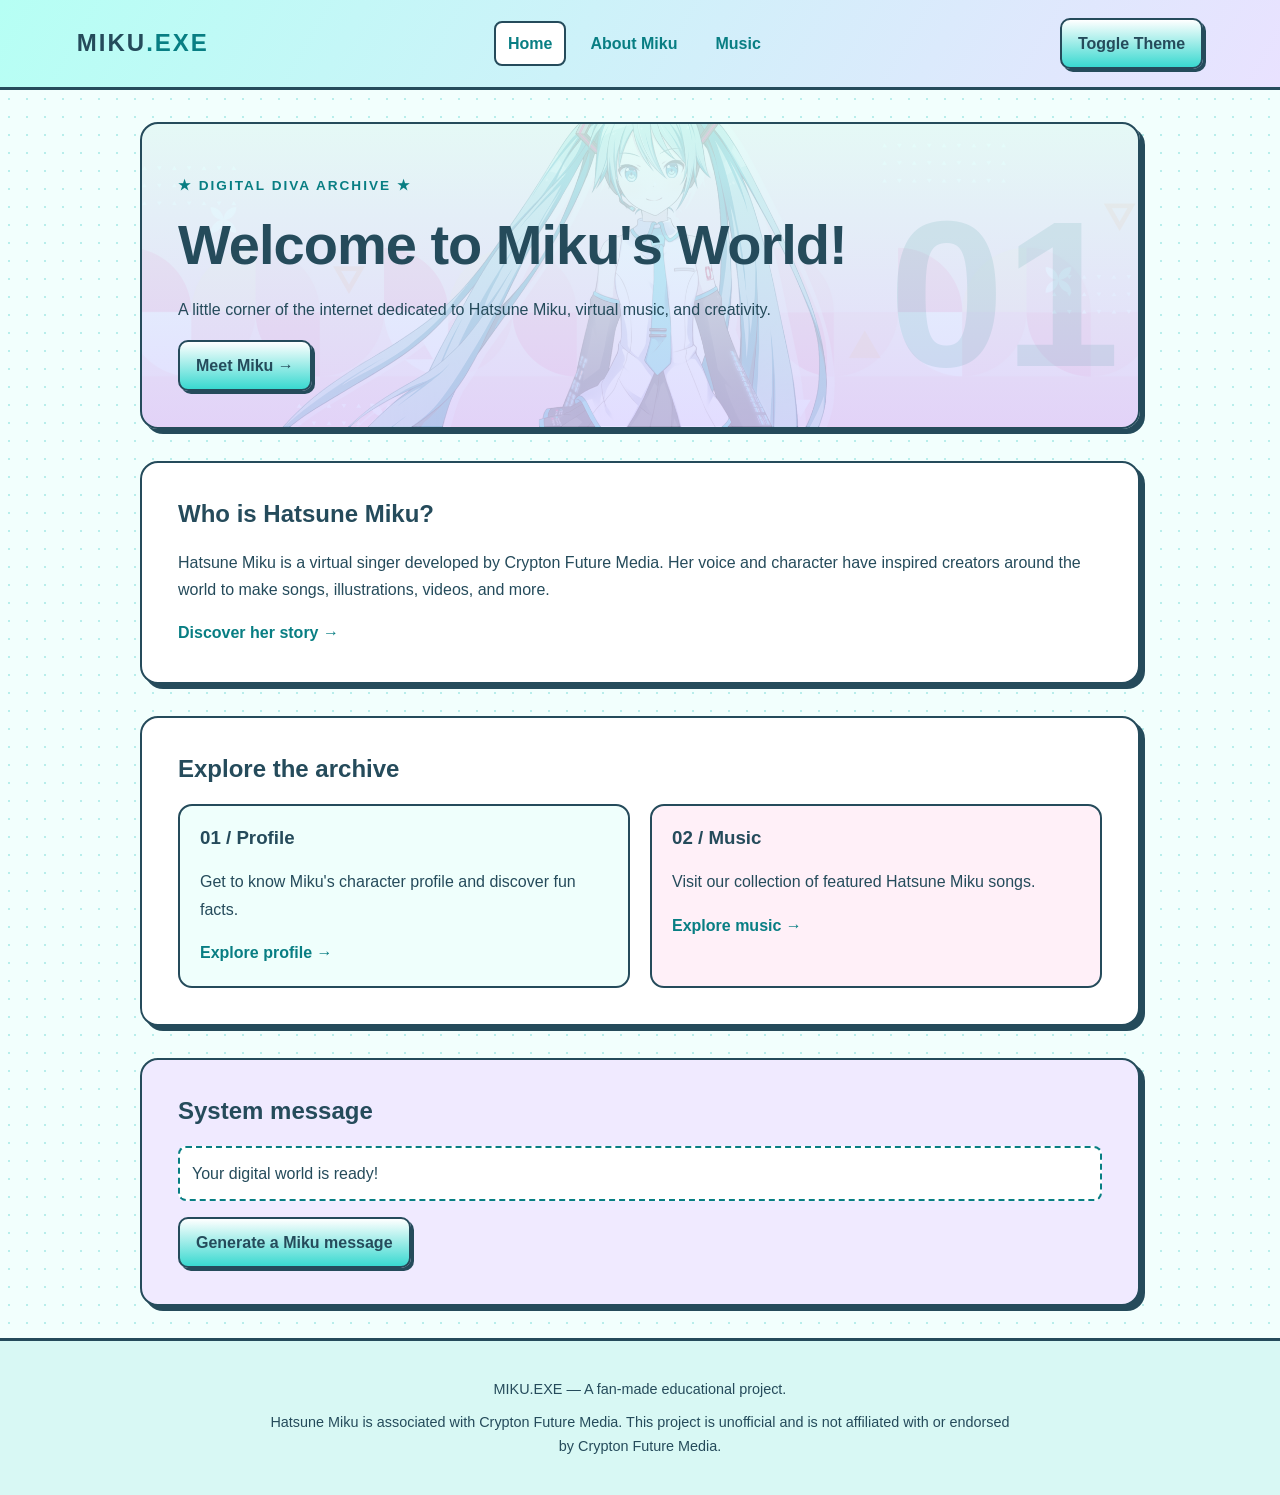
<file: index.html>
<!DOCTYPE html>
<html lang="en">
<head>
    <meta charset="UTF-8">
    <meta name="viewport" content="width=device-width, initial-scale=1.0">
    <meta name="description" content="A retro digital archive celebrating Hatsune Miku.">
    <title>MIKU.EXE | Digital Diva Archive</title>
    <link rel="stylesheet" href="style.css">
    <script src="script.js" defer></script>
</head>

<body>
    <header class="site-header">
        <a class="logo" href="index.html">MIKU<span>.EXE</span></a>
       
        <nav aria-label="Main navigation">
            <a href="index.html" aria-current="page">Home</a>
            <a href="about.html">About Miku</a>
            <a href="music.html">Music</a>
        </nav>

        <button id="theme-toggle" type="button">
            Toggle Theme
        </button>
    </header>

    <main>
        <section class="hero banner-home">
            <p class="eyebrow">★ DIGITAL DIVA ARCHIVE ★</p>

            <h1>Welcome to Miku's World!</h1>

            <p>
                A little corner of the internet dedicated to
                Hatsune Miku, virtual music, and creativity.
            </p>

            <a class="button-link" href="about.html">
                Meet Miku &rarr;
            </a>
        </section>

        <section class="intro">
            <h2>Who is Hatsune Miku?</h2>

            <p>
                Hatsune Miku is a virtual singer developed by
                Crypton Future Media. Her voice and character
                have inspired creators around the world to make
                songs, illustrations, videos, and more.
            </p>

            <a href="about.html">Discover her story →</a>
        </section>

        <section class="featured">
            <h2>Explore the archive</h2>

            <div class="card-grid">
                <article class="feature-card">
                    <h3>01 / Profile</h3>
                    <p>
                        Get to know Miku's character profile
                        and discover fun facts.
                    </p>
                    <a href="about.html">Explore profile →</a>
                </article>

                <article class="feature-card">
                    <h3>02 / Music</h3>
                    <p>
                        Visit our collection of featured
                        Hatsune Miku songs.
                    </p>
                    <a href="music.html">Explore music →</a>
                </article>
            </div>
        </section>

        <section class="interaction">
            <h2>System message</h2>
            <p id="system-message">
                Your digital world is ready!
            </p>

            <button id="surprise-button" type="button">
                Generate a Miku message
            </button>
        </section>
    </main>

    <footer>
        <p>
            MIKU.EXE — A fan-made educational project.
        </p>
        <p>
            Hatsune Miku is associated with Crypton Future Media.
            This project is unofficial and is not affiliated
            with or endorsed by Crypton Future Media.
        </p>
    </footer>
</body>
</html>
</file>
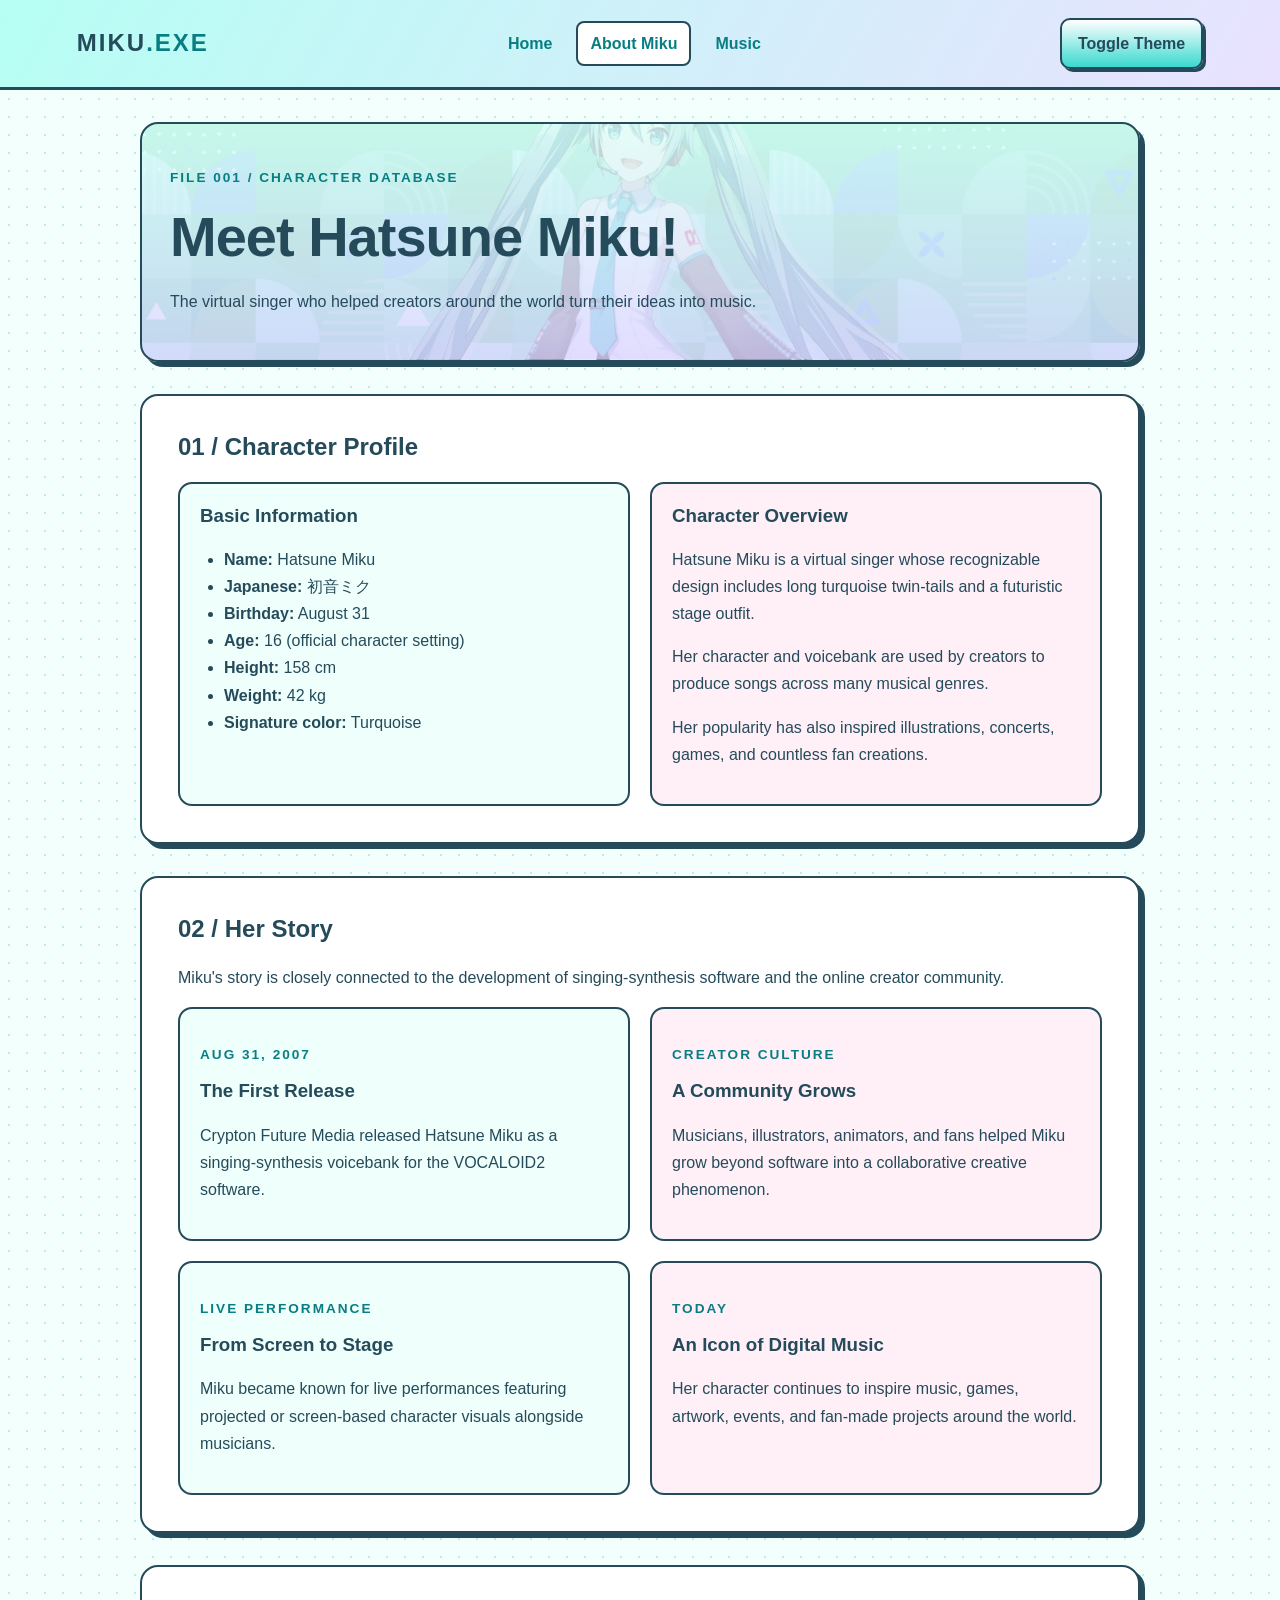
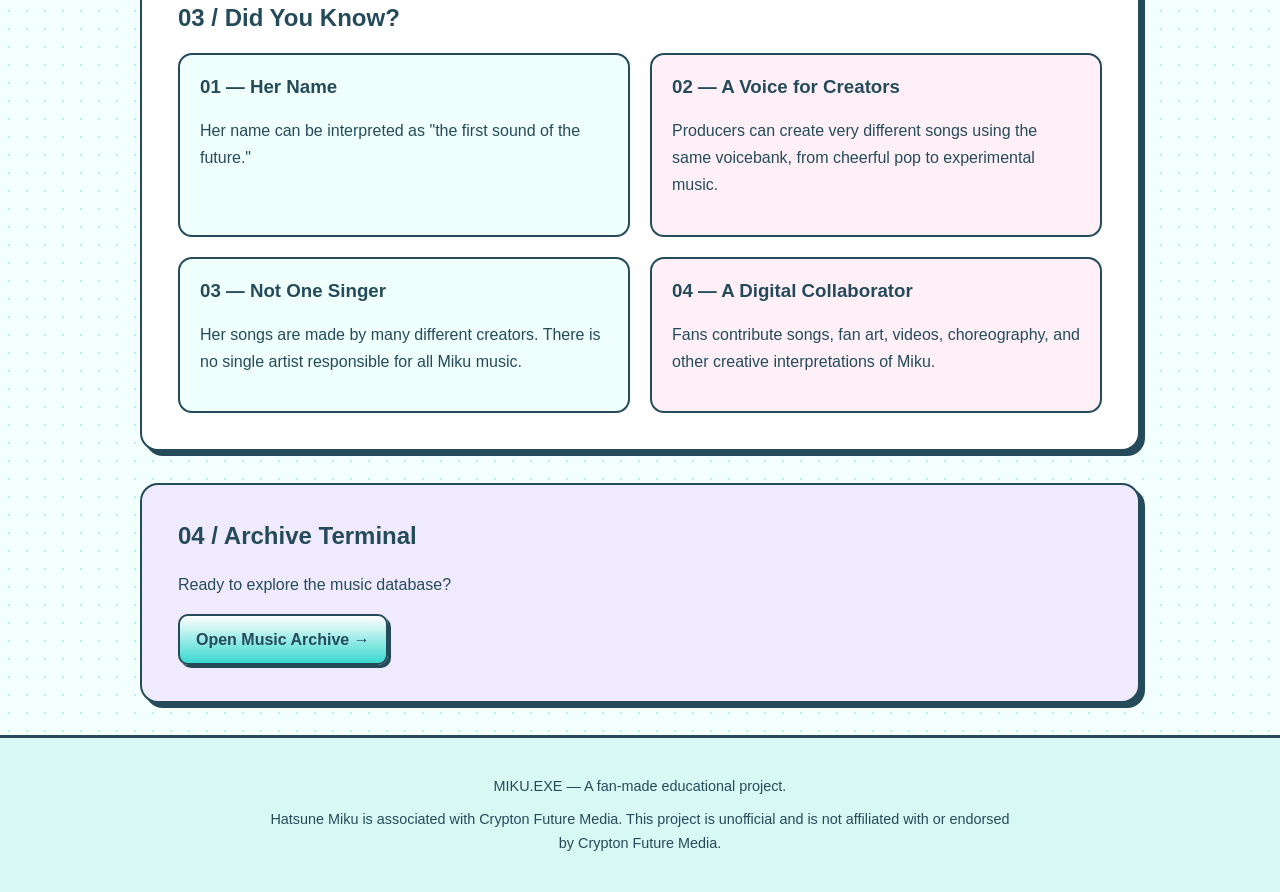
<file: about.html>
<!DOCTYPE html>
<html lang="en">
<head>
    <meta charset="UTF-8">
    <meta name="viewport" content="width=device-width, initial-scale=1.0">
    <meta name="description" content="Explore Hatsune Miku's profile, history, and fun facts.">
    <title>About Miku | MIKU.EXE</title>
    <link rel="stylesheet" href="style.css">
    <script src="script.js" defer></script>
</head>

<body>
    <header class="site-header">
        <a class="logo" href="index.html">MIKU<span>.EXE</span></a>

        <nav aria-label="Main navigation">
            <a href="index.html">Home</a>
            <a href="about.html" aria-current="page">About Miku</a>
            <a href="music.html">Music</a>
        </nav>

        <button id="theme-toggle" type="button">Toggle Theme</button>
    </header>

    <main>
        <section class="page-title banner-about">
            <p class="eyebrow">FILE 001 / CHARACTER DATABASE</p>
            <h1>Meet Hatsune Miku!</h1>
            <p>
                The virtual singer who helped creators around
                the world turn their ideas into music.
            </p>
        </section>

        <section>
            <h2>01 / Character Profile</h2>

            <div class="card-grid">
                <article class="feature-card">
                    <h3>Basic Information</h3>

                    <ul class="info-list">
                        <li><strong>Name:</strong> Hatsune Miku</li>
                        <li><strong>Japanese:</strong> 初音ミク</li>
                        <li><strong>Birthday:</strong> August 31</li>
                        <li><strong>Age:</strong> 16 (official character setting)</li>
                        <li><strong>Height:</strong> 158 cm</li>
                        <li><strong>Weight:</strong> 42 kg</li>
                        <li><strong>Signature color:</strong> Turquoise</li>
                    </ul>
                </article>

                <article class="feature-card">
                    <h3>Character Overview</h3>

                    <p>
                        Hatsune Miku is a virtual singer whose
                        recognizable design includes long
                        turquoise twin-tails and a futuristic
                        stage outfit.
                    </p>

                    <p>
                        Her character and voicebank are used
                        by creators to produce songs across
                        many musical genres.
                    </p>

                    <p>
                        Her popularity has also inspired
                        illustrations, concerts, games, and
                        countless fan creations.
                    </p>
                </article>
            </div>
        </section>

        <section>
            <h2>02 / Her Story</h2>
            <p>
                Miku's story is closely connected to the
                development of singing-synthesis software
                and the online creator community.
            </p>

            <div class="card-grid">
                <article class="feature-card">
                    <p class="eyebrow">AUG 31, 2007</p>
                    <h3>The First Release</h3>
                    <p>
                        Crypton Future Media released Hatsune
                        Miku as a singing-synthesis voicebank
                        for the VOCALOID2 software.
                    </p>
                </article>

                <article class="feature-card">
                    <p class="eyebrow">CREATOR CULTURE</p>
                    <h3>A Community Grows</h3>
                    <p>
                        Musicians, illustrators, animators,
                        and fans helped Miku grow beyond
                        software into a collaborative
                        creative phenomenon.
                    </p>
                </article>

                <article class="feature-card">
                    <p class="eyebrow">LIVE PERFORMANCE</p>
                    <h3>From Screen to Stage</h3>
                    <p>
                        Miku became known for live performances
                        featuring projected or screen-based
                        character visuals alongside musicians.
                    </p>
                </article>

                <article class="feature-card">
                    <p class="eyebrow">TODAY</p>
                    <h3>An Icon of Digital Music</h3>
                    <p>
                        Her character continues to inspire
                        music, games, artwork, events, and
                        fan-made projects around the world.
                    </p>
                </article>
            </div>
        </section>

        <section>
            <h2>03 / Did You Know?</h2>

            <div class="card-grid">
                <article class="feature-card">
                    <h3>01 — Her Name</h3>
                    <p>
                        Her name can be interpreted as
                        "the first sound of the future."
                    </p>
                </article>

                <article class="feature-card">
                    <h3>02 — A Voice for Creators</h3>
                    <p>
                        Producers can create very different
                        songs using the same voicebank,
                        from cheerful pop to experimental music.
                    </p>
                </article>

                <article class="feature-card">
                    <h3>03 — Not One Singer</h3>
                    <p>
                        Her songs are made by many different
                        creators. There is no single artist
                        responsible for all Miku music.
                    </p>
                </article>

                <article class="feature-card">
                    <h3>04 — A Digital Collaborator</h3>
                    <p>
                        Fans contribute songs, fan art,
                        videos, choreography, and other
                        creative interpretations of Miku.
                    </p>
                </article>
            </div>
        </section>

        <section class="interaction">
            <h2>04 / Archive Terminal</h2>
            <p>
                Ready to explore the music database?
            </p>
            <a class="button-link" href="music.html">
                Open Music Archive &rarr;
            </a>
        </section>
    </main>

    <footer>
        <p>MIKU.EXE — A fan-made educational project.</p>
        <p>
            Hatsune Miku is associated with Crypton Future Media.
            This project is unofficial and is not affiliated
            with or endorsed by Crypton Future Media.
        </p>
    </footer>
</body>
</html>
</file>
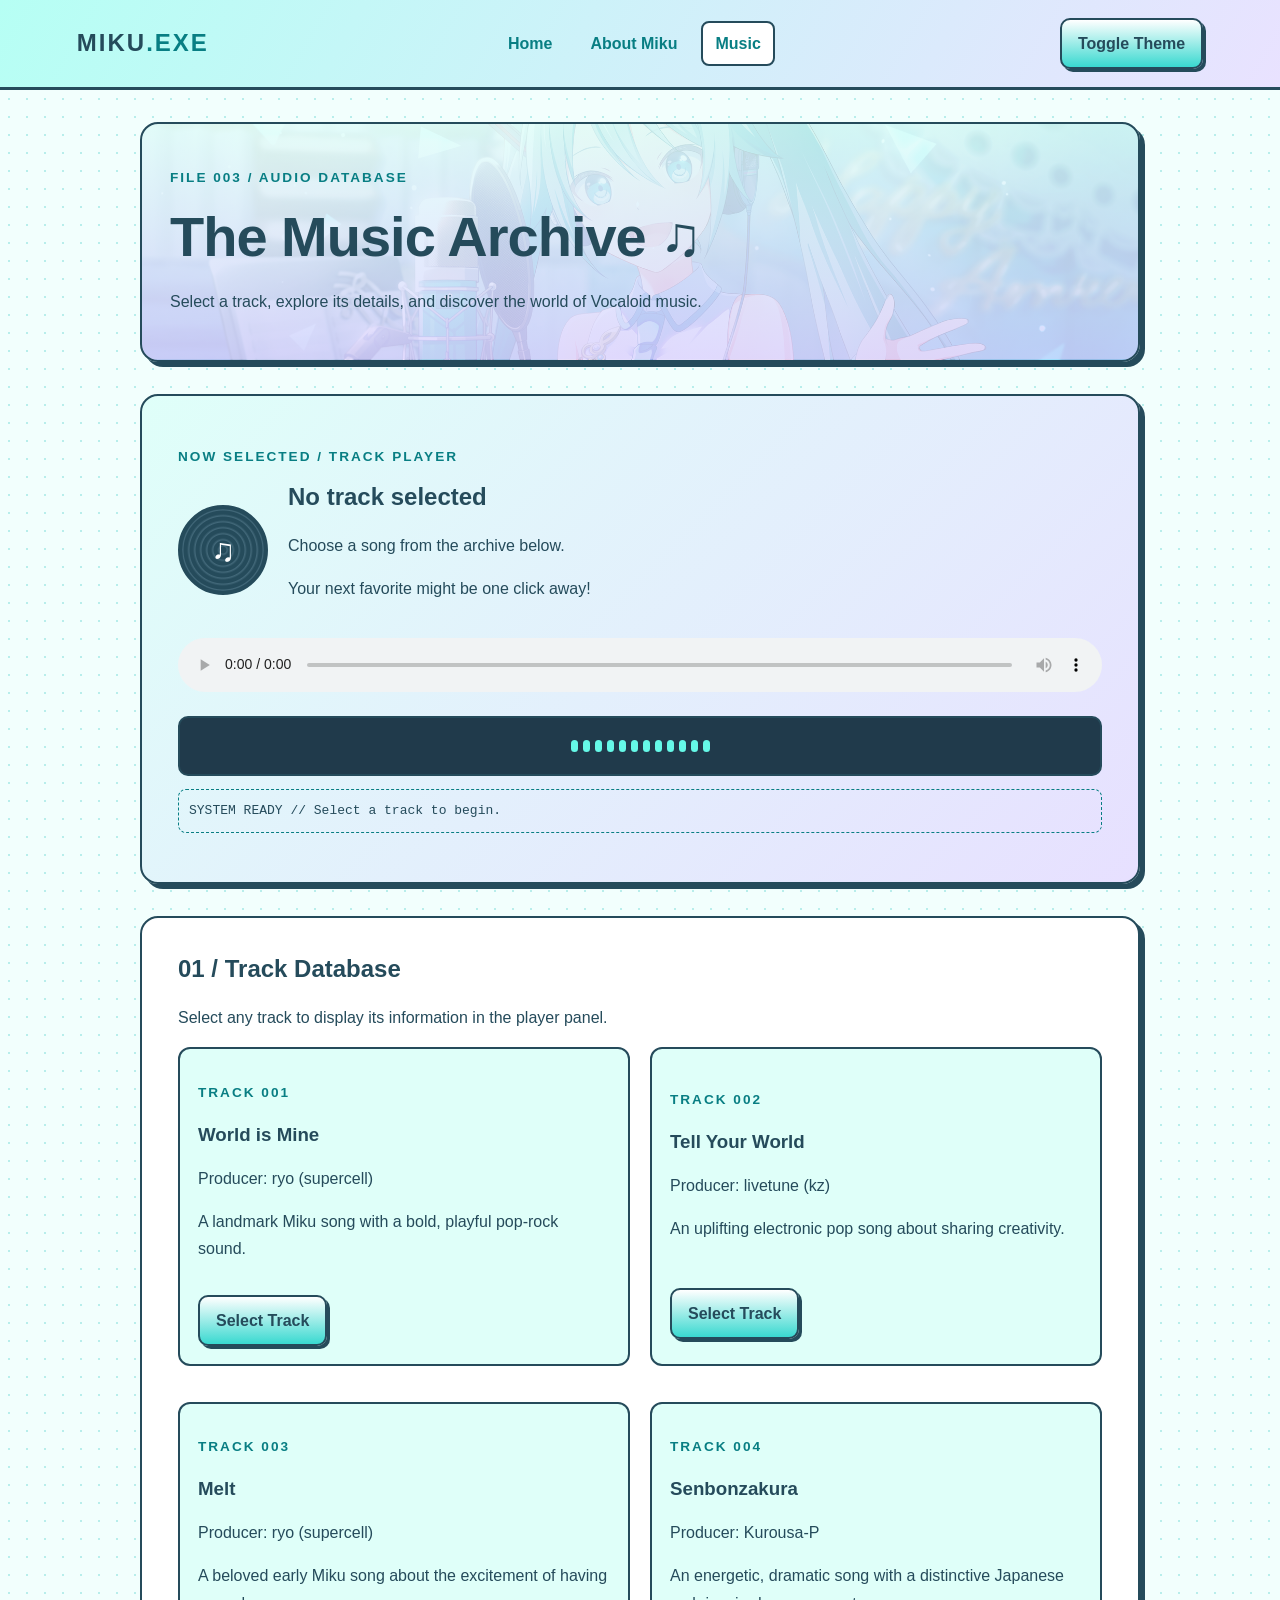
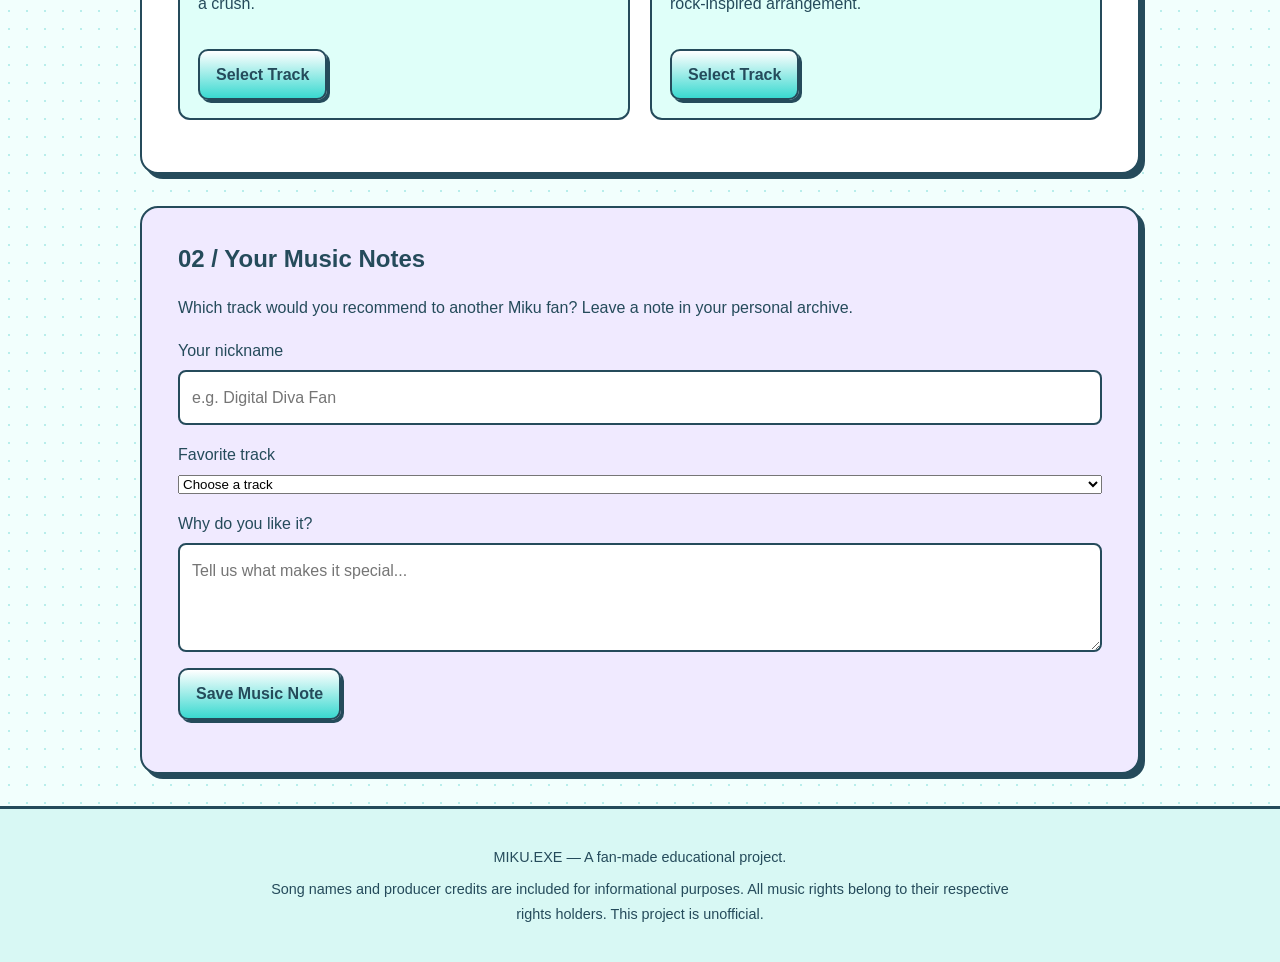
<file: music.html>
<!DOCTYPE html>
<html lang="en">
<head>
    <meta charset="UTF-8">
    <meta name="viewport" content="width=device-width, initial-scale=1.0">
    <meta name="description" content="Explore a curated collection of music featuring Hatsune Miku.">
    <title>Music Archive | MIKU.EXE</title>
    <link rel="stylesheet" href="style.css">
    <script src="script.js" defer></script>
</head>

<body>
    <header class="site-header">
        <a class="logo" href="index.html">MIKU<span>.EXE</span></a>
      
        <nav aria-label="Main navigation">
            <a href="index.html">Home</a>
            <a href="about.html">About Miku</a>
            <a href="music.html" aria-current="page">Music</a>
        </nav>

        <button id="theme-toggle" type="button">Toggle Theme</button>
    </header>

    <main>
        <section class="page-title banner-music">
            <p class="eyebrow">FILE 003 / AUDIO DATABASE</p>
            <h1>The Music Archive ♫</h1>
            <p>
                Select a track, explore its details,
                and discover the world of Vocaloid music.
            </p>
        </section>

        <section class="player-panel">
            <p class="eyebrow">NOW SELECTED / TRACK PLAYER</p>

            <div class="player-display">
                <div class="record-icon" aria-hidden="true">♫</div>

                <div>
                    <h2 id="now-playing">No track selected</h2>
                    <p id="track-artist">
                        Choose a song from the archive below.
                    </p>
                    <p id="track-description">
                        Your next favorite might be one click away!
                    </p>
                </div>
            </div>
            
            <audio id="audio-player" controls preload="metadata">
                Your browser does not support audio playback.
            </audio>

            <div class="visualizer" id="visualizer" aria-hidden="true">
                <span></span><span></span><span></span>
                <span></span><span></span><span></span>
                <span></span><span></span><span></span>
                <span></span><span></span><span></span>
            </div>

            <p id="player-status" role="status" aria-live="polite">
                SYSTEM READY // Select a track to begin.
            </p>
        </section>

        <section>
            <h2>01 / Track Database</h2>
            <p>
                Select any track to display its information
                in the player panel.
            </p>

            <div class="card-grid">
                <article class="song-card">
                    <div>
                        <p class="eyebrow">TRACK 001</p>
                        <h3>World is Mine</h3>
                        <p>Producer: ryo (supercell)</p>
                        <p>A landmark Miku song with a bold,
                           playful pop-rock sound.</p>
                    </div>

                    <button class="track-button"
                        type="button"
                        data-track="world">
                        Select Track
                    </button>
                </article>

                <article class="song-card">
                    <div>
                        <p class="eyebrow">TRACK 002</p>
                        <h3>Tell Your World</h3>
                        <p>Producer: livetune (kz)</p>
                        <p>An uplifting electronic pop song
                           about sharing creativity.</p>
                    </div>

                    <button class="track-button"
                        type="button"
                        data-track="tell">
                        Select Track
                    </button>
                </article>

                <article class="song-card">
                    <div>
                        <p class="eyebrow">TRACK 003</p>
                        <h3>Melt</h3>
                        <p>Producer: ryo (supercell)</p>
                        <p>A beloved early Miku song about
                           the excitement of having a crush.</p>
                    </div>

                    <button class="track-button"
                        type="button"
                        data-track="melt">
                        Select Track
                    </button>
                </article>

                <article class="song-card">
                    <div>
                        <p class="eyebrow">TRACK 004</p>
                        <h3>Senbonzakura</h3>
                        <p>Producer: Kurousa-P</p>
                        <p>An energetic, dramatic song
                           with a distinctive Japanese
                           rock-inspired arrangement.</p>
                    </div>

                    <button class="track-button"
                        type="button"
                        data-track="senbon">
                        Select Track
                    </button>
                </article>
            </div>
        </section>

        <section class="interaction">
            <h2>02 / Your Music Notes</h2>

            <p>
                Which track would you recommend to another
                Miku fan? Leave a note in your personal archive.
            </p>

            <form id="music-note-form">
                <div class="form-group">
                    <label for="visitor-name">Your nickname</label>
                    <input
                        id="visitor-name"
                        name="visitor-name"
                        type="text"
                        maxlength="30"
                        required
                        placeholder="e.g. Digital Diva Fan">
                </div>

                <div class="form-group">
                    <label for="favorite-track">Favorite track</label>
                    <select id="favorite-track"
                        name="favorite-track" required>
                        <option value="">Choose a track</option>
                        <option value="World is Mine">World is Mine</option>
                        <option value="Tell Your World">Tell Your World</option>
                        <option value="Melt">Melt</option>
                        <option value="Senbonzakura">Senbonzakura</option>
                    </select>
                </div>

                <div class="form-group">
                    <label for="music-reason">Why do you like it?</label>
                    <textarea
                        id="music-reason"
                        name="music-reason"
                        rows="3"
                        maxlength="250"
                        required
                        placeholder="Tell us what makes it special..."></textarea>
                </div>

                <button type="submit">Save Music Note</button>
            </form>

            <p id="note-status" role="status" aria-live="polite"></p>

            <div id="saved-notes" aria-live="polite"></div>
        </section>
    </main>

    <footer>
        <p>MIKU.EXE — A fan-made educational project.</p>
        <p>
            Song names and producer credits are included
            for informational purposes. All music rights
            belong to their respective rights holders.
            This project is unofficial.
        </p>
    </footer>
</body>
</html>
</file>
<file: style.css>
/* ========================================
   MIKU.EXE — RETRO VOCALOID WEB DESIGN
   ======================================== */

/* 1. Design variables */
:root {
    --cyan: #39d9d0;
    --cyan-dark: #087e83;
    --mint: #dffff9;
    --pink: #ffb8df;
    --lavender: #dcd5ff;
    --ink: #254b5b;
    --paper: #f2fffd;
    --white: #ffffff;
    --shadow: 5px 5px 0 #254b5b;
    --border: 2px solid #254b5b;
}

/* 2. Basic reset */
* {
    box-sizing: border-box;
}

html {
    scroll-behavior: smooth;
}

body {
    margin: 0;
    font-family: "Trebuchet MS", Arial, sans-serif;
    color: var(--ink);
    background-color: var(--paper);
    background-image:
        radial-gradient(#b8eeeb 1px, transparent 1px);
    background-size: 18px 18px;
    line-height: 1.7;
}

/* 3. Shared links and buttons */
a {
    color: var(--cyan-dark);
    font-weight: bold;
    text-decoration: none;
}

a:hover {
    color: #d13e91;
    text-decoration: underline;
}

button,
.button-link {
    display: inline-block;
    padding: 10px 16px;
    border: var(--border);
    border-radius: 10px;
    background: linear-gradient(
        180deg,
        #ffffff 0%,
        var(--cyan) 100%
    );
    color: var(--ink);
    font: inherit;
    font-weight: bold;
    cursor: pointer;
    box-shadow: 3px 3px 0 var(--ink);
    transition: transform 0.15s, box-shadow 0.15s;
}

button:hover,
.button-link:hover {
    transform: translate(2px, 2px);
    box-shadow: 1px 1px 0 var(--ink);
    text-decoration: none;
}

button:focus-visible,
a:focus-visible,
input:focus-visible,
textarea:focus-visible {
    outline: 3px solid #d13e91;
    outline-offset: 4px;
}

/* 4. Header and navigation */
.site-header {
    display: flex;
    align-items: center;
    justify-content: space-between;
    flex-wrap: wrap;
    gap: 16px;
    padding: 18px 6%;
    background: linear-gradient(120deg, #b6fff4, #e9e2ff);
    border-bottom: 3px solid var(--ink);
}

.logo {
    color: var(--ink);
    font-size: 1.5rem;
    font-weight: 900;
    letter-spacing: 2px;
}

.logo span {
    color: var(--cyan-dark);
}

.site-header nav {
    display: flex;
    flex-wrap: wrap;
    gap: 10px;
}

.site-header nav a {
    padding: 7px 12px;
    border: 2px solid transparent;
    border-radius: 8px;
}

.site-header nav a:hover,
.site-header nav a[aria-current="page"] {
    border-color: var(--ink);
    background: var(--white);
    text-decoration: none;
}

/* 5. Main layout */
main {
    width: min(100% - 32px, 1000px);
    margin: 32px auto;
}

section {
    margin-bottom: 32px;
    padding: clamp(20px, 4vw, 36px);
    border: var(--border);
    border-radius: 18px;
    background: var(--white);
    box-shadow: var(--shadow);
}

h1,
h2,
h3 {
    line-height: 1.25;
}

h1 {
    margin: 12px 0;
    font-size: clamp(2rem, 6vw, 3.5rem);
    letter-spacing: -1px;
}

h2 {
    margin-top: 0;
}

.eyebrow {
    color: var(--cyan-dark);
    font-size: 0.85rem;
    font-weight: 900;
    letter-spacing: 2px;
}

/* 6. Home page hero */
.hero {
    position: relative;
    overflow: hidden;
    background: linear-gradient(
        135deg,
        var(--mint),
        #c9f5ff 55%,
        var(--lavender)
    );
}

.hero::after {
    content: "01";
    position: absolute;
    right: 18px;
    bottom: -45px;
    color: rgb(8 126 131 / 10%);
    font-size: clamp(8rem, 20vw, 13rem);
    font-weight: 900;
    pointer-events: none;
}

.hero > * {
    position: relative;
    z-index: 1;
}

.hero p:not(.eyebrow) {
    max-width: 600px;
}

/* 7. Content cards */
.card-grid {
    display: grid;
    grid-template-columns: repeat(2, minmax(0, 1fr));
    gap: 20px;
}

.feature-card {
    padding: 20px;
    border: var(--border);
    border-radius: 14px;
    background: #effffc;
    transition: transform 0.2s;
}

.feature-card:nth-child(2n) {
    background: #fff0f8;
}

.feature-card:hover {
    transform: translateY(-4px) rotate(-0.5deg);
}

.feature-card h3 {
    margin-top: 0;
}

/* 8. Forms and interactive sections */
.interaction {
    background: #f0eaff;
}

#system-message {
    padding: 12px;
    border: 2px dashed var(--cyan-dark);
    border-radius: 8px;
    background: var(--white);
}

/* Shared styles for future page content */
.page-title {
    padding: 28px;
    background: linear-gradient(135deg, var(--mint), var(--pink));
}

.info-list {
    padding-left: 24px;
}

.song-card {
    display: flex;
    align-items: center;
    justify-content: space-between;
    gap: 16px;
    flex-wrap: wrap;
    margin-bottom: 16px;
    padding: 18px;
    border: var(--border);
    border-radius: 12px;
    background: var(--mint);
}

.song-card.is-selected {
    background: var(--lavender);
    outline: 3px solid var(--cyan-dark);
}

.form-group {
    display: grid;
    gap: 6px;
    margin-bottom: 16px;
}

input,
textarea {
    width: 100%;
    padding: 12px;
    border: var(--border);
    border-radius: 8px;
    font: inherit;
}

textarea {
    resize: vertical;
}

/* 9. Footer */
footer {
    padding: 28px 6%;
    border-top: 3px solid var(--ink);
    background: #d8f8f4;
    text-align: center;
    font-size: 0.9rem;
}

footer p {
    max-width: 750px;
    margin: 8px auto;
}

/* 10. Dark theme for the JavaScript toggle */
body.dark-theme {
    --ink: #e1f8ff;
    --paper: #14202f;
    --white: #202e40;
    --mint: #25434b;
    --cyan-dark: #78fff0;
    --lavender: #37324f;
    --shadow: 5px 5px 0 #070d16;

    background-color: var(--paper);
    background-image:
        radial-gradient(#35445b 1px, transparent 1px);
}

.dark-theme .site-header {
    background: linear-gradient(120deg, #173d4a, #302747);
}

.dark-theme .logo,
.dark-theme .site-header nav a,
.dark-theme .feature-card,
.dark-theme .song-card,
.dark-theme .hero,
.dark-theme .interaction,
.dark-theme footer {
    color: var(--ink);
}

.dark-theme .hero {
    background: linear-gradient(135deg, #193f49, #302747);
}

.dark-theme .feature-card,
.dark-theme .feature-card:nth-child(2n),
.dark-theme .song-card {
    background: #26394a;
}

.dark-theme .interaction {
    background: #302b48;
}

.dark-theme #system-message {
    color: var(--ink);
    background: #14202f;
}

.dark-theme footer {
    background: #192b3a;
}

.dark-theme button,
.dark-theme .button-link {
    color: #14202f;
}

.dark-theme input,
.dark-theme textarea {
    color: var(--ink);
    background: #14202f;
}

/* 11. Responsive layout for smaller screens */
@media (max-width: 600px) {
    .site-header {
        flex-direction: column;
        align-items: flex-start;
    }

    .site-header nav {
        width: 100%;
    }

    .card-grid {
        grid-template-columns: 1fr;
    }

    main {
        width: min(100% - 24px, 1000px);
        margin: 20px auto;
    }

    section {
        margin-bottom: 24px;
        box-shadow: 3px 3px 0 var(--ink);
    }
}

/* 12. Respect reduced-motion preferences */
@media (prefers-reduced-motion: reduce) {
    *,
    *::before,
    *::after {
        scroll-behavior: auto !important;
        transition-duration: 0.01ms !important;
        animation-duration: 0.01ms !important;
    }
}

/* Music archive player */
.player-panel {
    background: linear-gradient(135deg, #dffff9, #e7e0ff);
}

.player-display {
    display: flex;
    align-items: center;
    gap: 20px;
    flex-wrap: wrap;
}

.record-icon {
    display: grid;
    place-items: center;
    flex-shrink: 0;
    width: 90px;
    height: 90px;
    border: 4px solid var(--ink);
    border-radius: 50%;
    background: repeating-radial-gradient(
        circle,
        #254b5b 0,
        #254b5b 3px,
        #426879 4px,
        #254b5b 6px
    );
    color: #ffffff;
    font-size: 2rem;
    animation: record-spin 8s linear infinite;
}

@keyframes record-spin {
    to {
        transform: rotate(360deg);
    }
}

.visualizer {
    display: flex;
    align-items: center;
    justify-content: center;
    gap: 5px;
    height: 60px;
    margin: 24px 0 12px;
    padding: 8px;
    border: var(--border);
    border-radius: 10px;
    background: #203a4b;
}

.visualizer span {
    width: 7px;
    height: 12px;
    border-radius: 4px;
    background: #65f9e8;
    animation: equalize 0.8s ease-in-out infinite alternate;
}

.visualizer span:nth-child(3n) {
    animation-delay: -0.5s;
}

.visualizer span:nth-child(3n + 1) {
    animation-delay: -0.2s;
}

@keyframes equalize {
    from {
        height: 8px;
    }

    to {
        height: 38px;
    }
}

#player-status {
    padding: 10px;
    border: 1px dashed var(--cyan-dark);
    border-radius: 8px;
    font-family: monospace;
    overflow-wrap: anywhere;
}

#saved-notes {
    display: grid;
    gap: 16px;
    margin-top: 20px;
}

#saved-notes:empty {
    display: none;
}

.dark-theme .player-panel {
    background: linear-gradient(135deg, #193f49, #302747);
}

@media (prefers-reduced-motion: reduce) {
    .record-icon,
    .visualizer span {
        animation: none;
    }
}

/* Actual audio player */
#audio-player {
    display: block;
    width: 100%;
    margin: 20px 0;
}


/* Miku background images for page title banners */
.banner-home {
    background-image:
        linear-gradient(
            rgba(223, 255, 249, 0.82),
            rgba(220, 213, 255, 0.82)
        ),
        url("assets/images/miku-home.png");
    background-size: cover;
    background-position: center;
}

.banner-about {
    background-image:
        linear-gradient(
            rgba(223, 255, 249, 0.82),
            rgba(220, 213, 255, 0.82)
        ),
        url("assets/images/miku-about.png");
    background-size: cover;
    background-position: center;
}

.banner-music {
    background-image:
        linear-gradient(
            rgba(223, 255, 249, 0.82),
            rgba(220, 213, 255, 0.82)
        ),
        url("assets/images/miku-music.png");
    background-size: cover;
    background-position: center;
}
</file>
